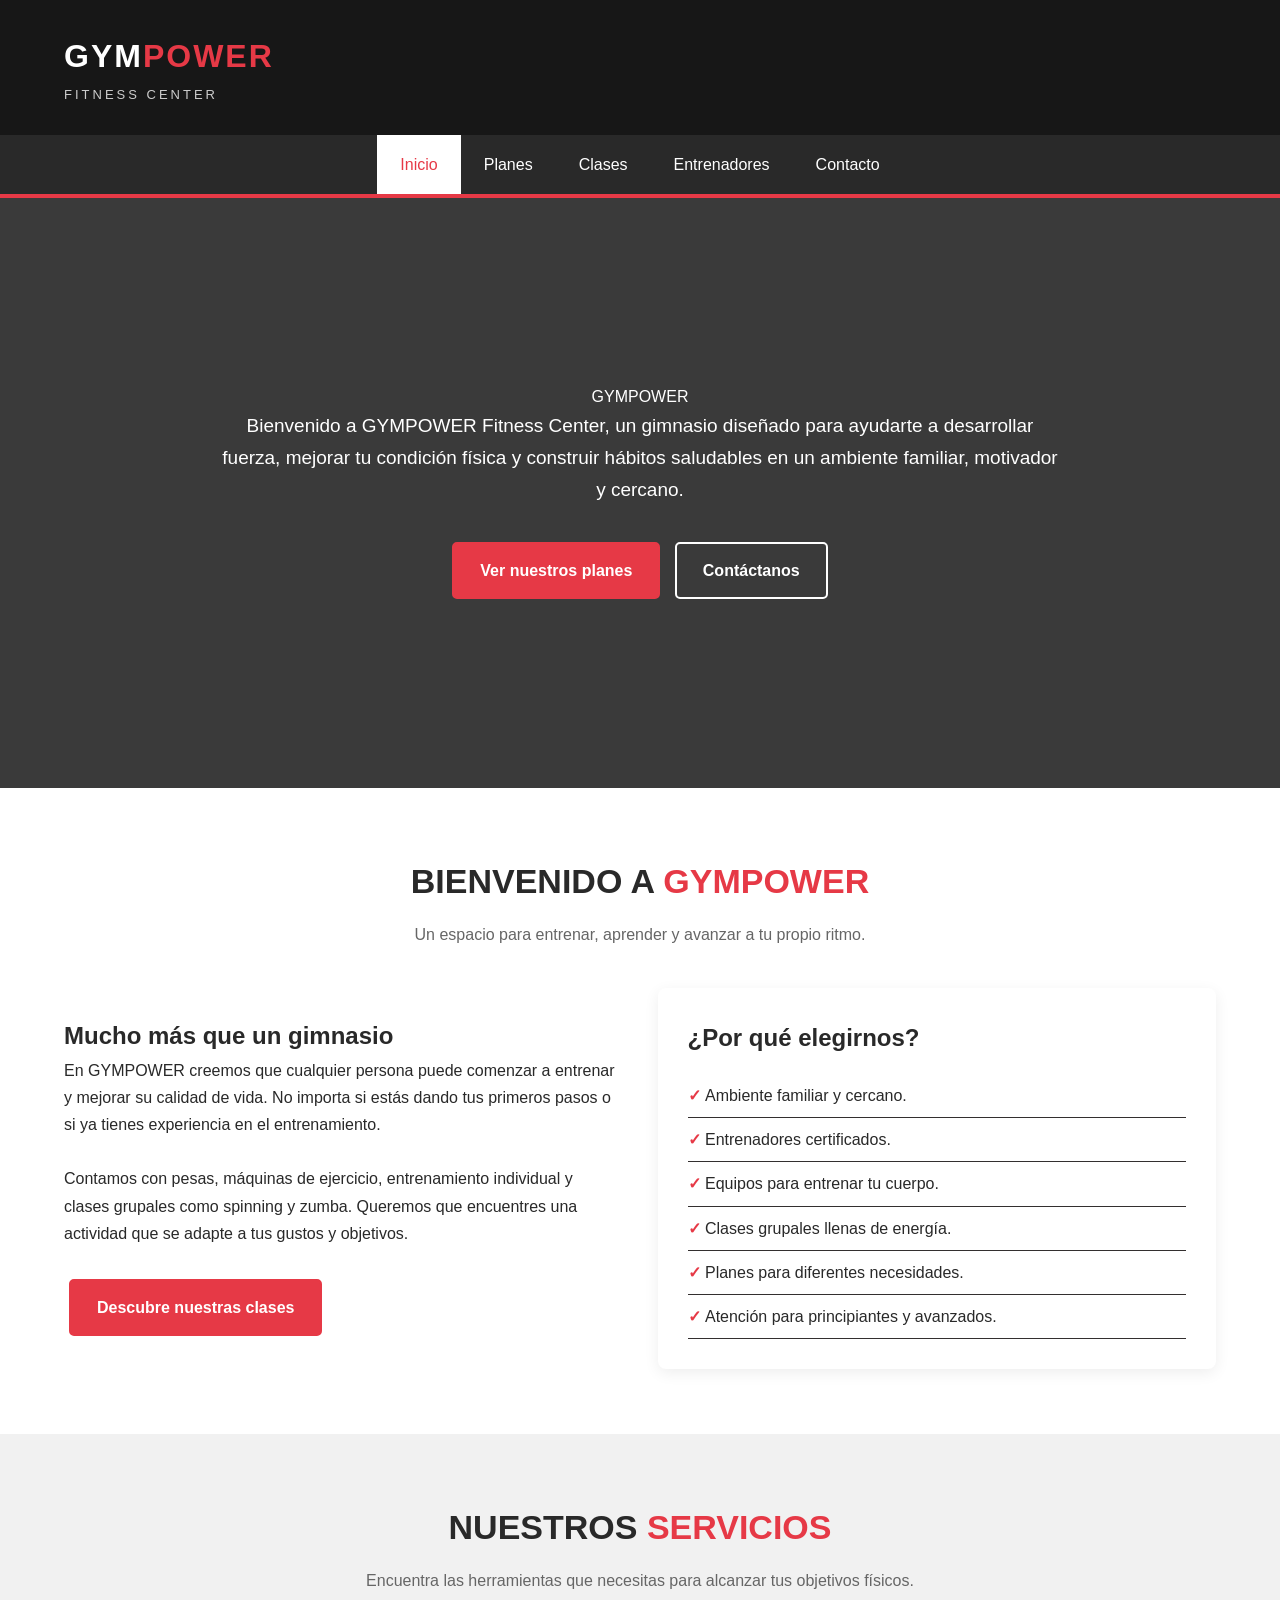
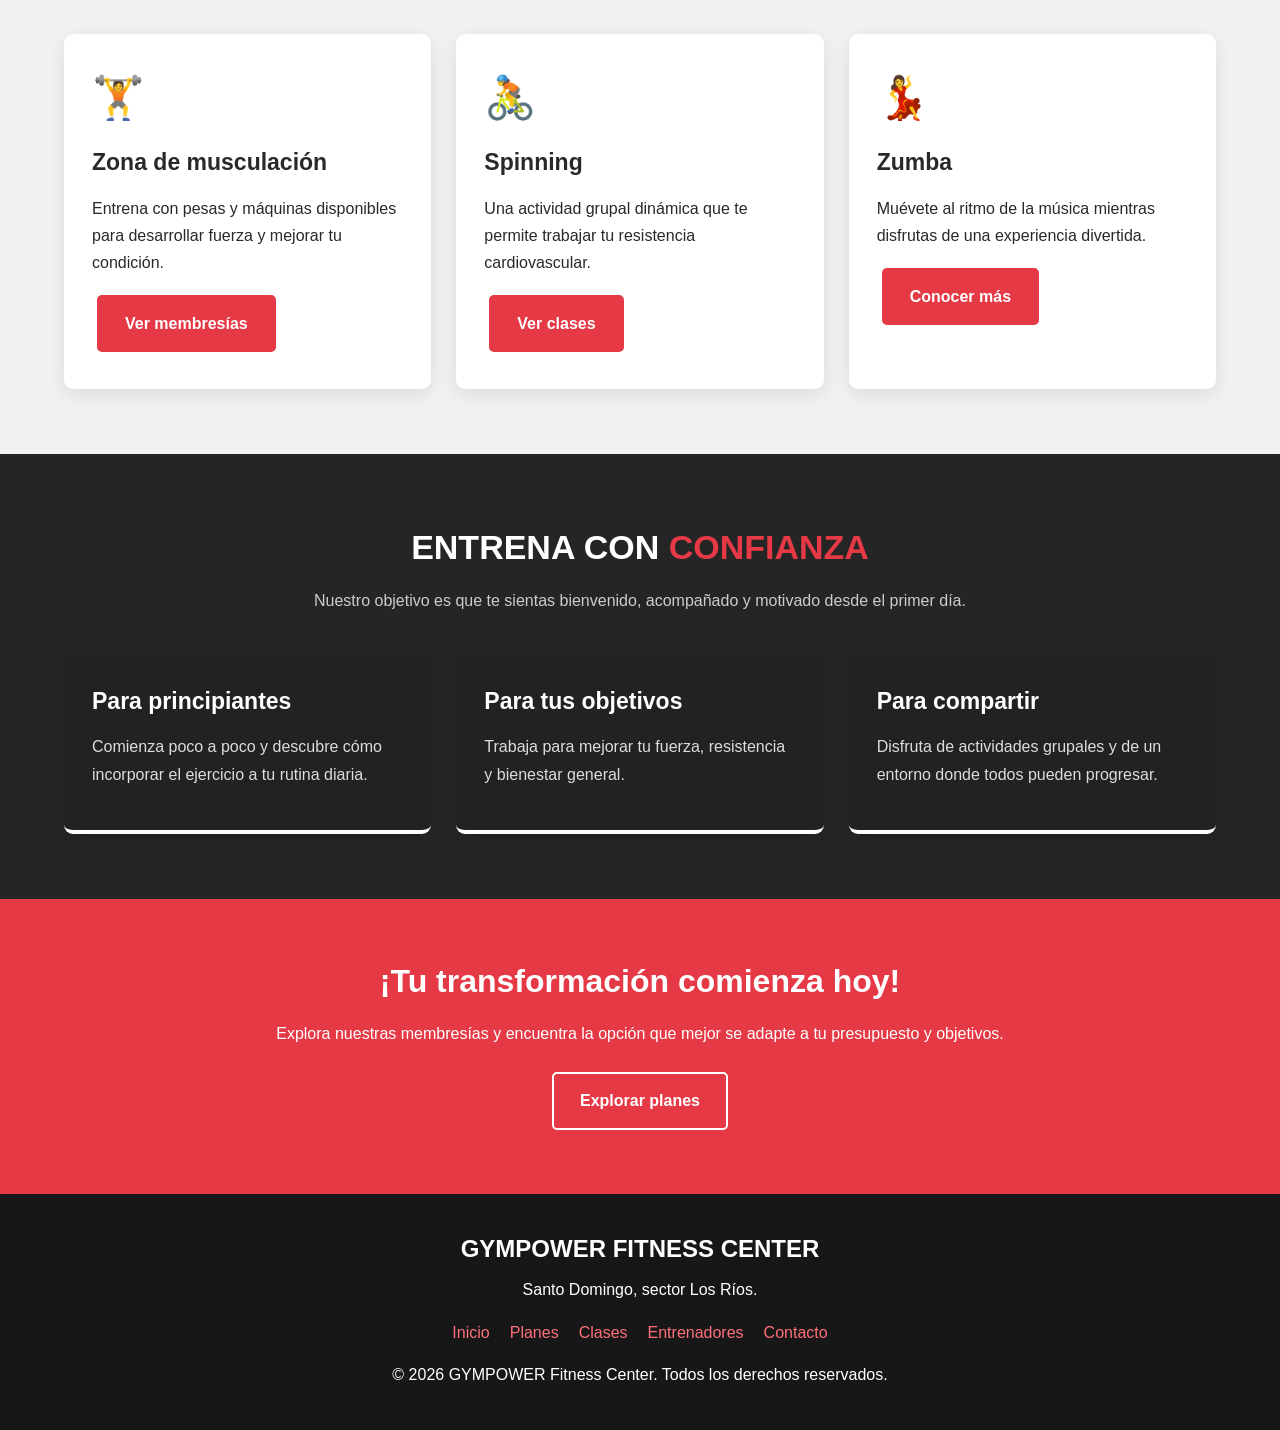
<file: mockup/index.html>
<!DOCTYPE html>
<html lang="es">
<head>
    <meta charset="UTF-8">
    <meta name="viewport" content="width=device-width, initial-scale=1.0">
    <meta name="description" content="GYMPOWER Fitness Center. Entrenamiento, clases grupales y membresías en Los Ríos, Santo Domingo.">
    <title>Inicio | GYMPOWER Fitness Center</title>
    <link rel="stylesheet" href="estilos.css">
</head>
<body>

<header class="encabezado">
    <div class="contenedor cabecera-superior">
        <div>
            <a class="logo" href="index.html">
                GYM<span>POWER</span>
            </a>
            <p class="eslogan">FITNESS CENTER</p>
        </div>
        
    </div>

    <nav class="menu">
        <ul>
            <li><a class="activo" href="index.html">Inicio</a></li>
            <li><a href="planes.html">Planes</a></li>
            <li><a href="clases.html">Clases</a></li>
            <li><a href="entrenadores.html">Entrenadores</a></li>
            <li><a href="contacto.html">Contacto</a></li>
        </ul>
    </nav>
</header>

<main>
    <section class="hero">
        <div class="hero-contenido">
            <span>GYMPOWER</span></h1>
            <p>
                Bienvenido a GYMPOWER Fitness Center, un gimnasio diseñado
                para ayudarte a desarrollar fuerza, mejorar tu condición
                física y construir hábitos saludables en un ambiente
                familiar, motivador y cercano.
            </p>
            <a class="boton" href="planes.html">Ver nuestros planes</a>
            <a class="boton boton-secundario" href="contacto.html">
                Contáctanos
            </a>
        </div>
    </section>

    <section class="seccion seccion-blanca">
        <div class="contenedor">
            <div class="titulo-seccion">
                <h2>Bienvenido a <span>GYMPOWER</span></h2>
                <p>
                    Un espacio para entrenar, aprender y avanzar
                    a tu propio ritmo.
                </p>
            </div>

            <div class="dos-columnas">
                <div>
                    <h2>Mucho más que un gimnasio</h2>
                    <p>
                        En GYMPOWER creemos que cualquier persona puede
                        comenzar a entrenar y mejorar su calidad de vida.
                        No importa si estás dando tus primeros pasos
                        o si ya tienes experiencia en el entrenamiento.
                    </p>
                    <br>
                    <p>
                        Contamos con pesas, máquinas de ejercicio,
                        entrenamiento individual y clases grupales como
                        spinning y zumba. Queremos que encuentres una
                        actividad que se adapte a tus gustos y objetivos.
                    </p>
                    <br>
                    <a class="boton" href="clases.html">
                        Descubre nuestras clases
                    </a>
                </div>

                <div class="caja-informacion">
                    <h3>¿Por qué elegirnos?</h3>
                    <ul class="lista-beneficios">
                        <li>Ambiente familiar y cercano.</li>
                        <li>Entrenadores certificados.</li>
                        <li>Equipos para entrenar tu cuerpo.</li>
                        <li>Clases grupales llenas de energía.</li>
                        <li>Planes para diferentes necesidades.</li>
                        <li>Atención para principiantes y avanzados.</li>
                    </ul>
                </div>
            </div>
        </div>
    </section>

    <section class="seccion">
        <div class="contenedor">
            <div class="titulo-seccion">
                <h2>Nuestros <span>servicios</span></h2>
                <p>
                    Encuentra las herramientas que necesitas
                    para alcanzar tus objetivos físicos.
                </p>
            </div>

            <div class="tarjetas">
                <article class="tarjeta">
                    <div class="icono">🏋️</div>
                    <h3>Zona de musculación</h3>
                    <p>
                        Entrena con pesas y máquinas disponibles
                        para desarrollar fuerza y mejorar tu condición.
                    </p>
                    <a class="boton" href="planes.html">Ver membresías</a>
                </article>

                <article class="tarjeta">
                    <div class="icono">🚴</div>
                    <h3>Spinning</h3>
                    <p>
                        Una actividad grupal dinámica que te permite
                        trabajar tu resistencia cardiovascular.
                    </p>
                    <a class="boton" href="clases.html">Ver clases</a>
                </article>

                <article class="tarjeta">
                    <div class="icono">💃</div>
                    <h3>Zumba</h3>
                    <p>
                        Muévete al ritmo de la música mientras
                        disfrutas de una experiencia divertida.
                    </p>
                    <a class="boton" href="clases.html">Conocer más</a>
                </article>
            </div>
        </div>
    </section>

    <section class="seccion seccion-oscura">
        <div class="contenedor">
            <div class="titulo-seccion">
                <h2>Entrena con <span>confianza</span></h2>
                <p>
                    Nuestro objetivo es que te sientas bienvenido,
                    acompañado y motivado desde el primer día.
                </p>
            </div>

            <div class="tarjetas">
                <article class="tarjeta tarjeta-oscura">
                    <h3>Para principiantes</h3>
                    <p>
                        Comienza poco a poco y descubre cómo incorporar
                        el ejercicio a tu rutina diaria.
                    </p>
                </article>

                <article class="tarjeta tarjeta-oscura">
                    <h3>Para tus objetivos</h3>
                    <p>
                        Trabaja para mejorar tu fuerza, resistencia
                        y bienestar general.
                    </p>
                </article>

                <article class="tarjeta tarjeta-oscura">
                    <h3>Para compartir</h3>
                    <p>
                        Disfruta de actividades grupales y de un
                        entorno donde todos pueden progresar.
                    </p>
                </article>
            </div>
        </div>
    </section>

    <section class="banner">
        <div class="contenedor">
            <h2>¡Tu transformación comienza hoy!</h2>
            <p>
                Explora nuestras membresías y encuentra la opción
                que mejor se adapte a tu presupuesto y objetivos.
            </p>
            <a class="boton boton-secundario" href="planes.html">
                Explorar planes
            </a>
        </div>
    </section>
</main>

<footer class="pie">
    <h2>GYMPOWER FITNESS CENTER</h2>
    <p>Santo Domingo, sector Los Ríos.</p>

    <div class="pie-enlaces">
        <a href="index.html">Inicio</a>
        <a href="planes.html">Planes</a>
        <a href="clases.html">Clases</a>
        <a href="entrenadores.html">Entrenadores</a>
        <a href="contacto.html">Contacto</a>
    </div>

    <p>© 2026 GYMPOWER Fitness Center. Todos los derechos reservados.</p>
</footer>

</body>
</html>
</file>
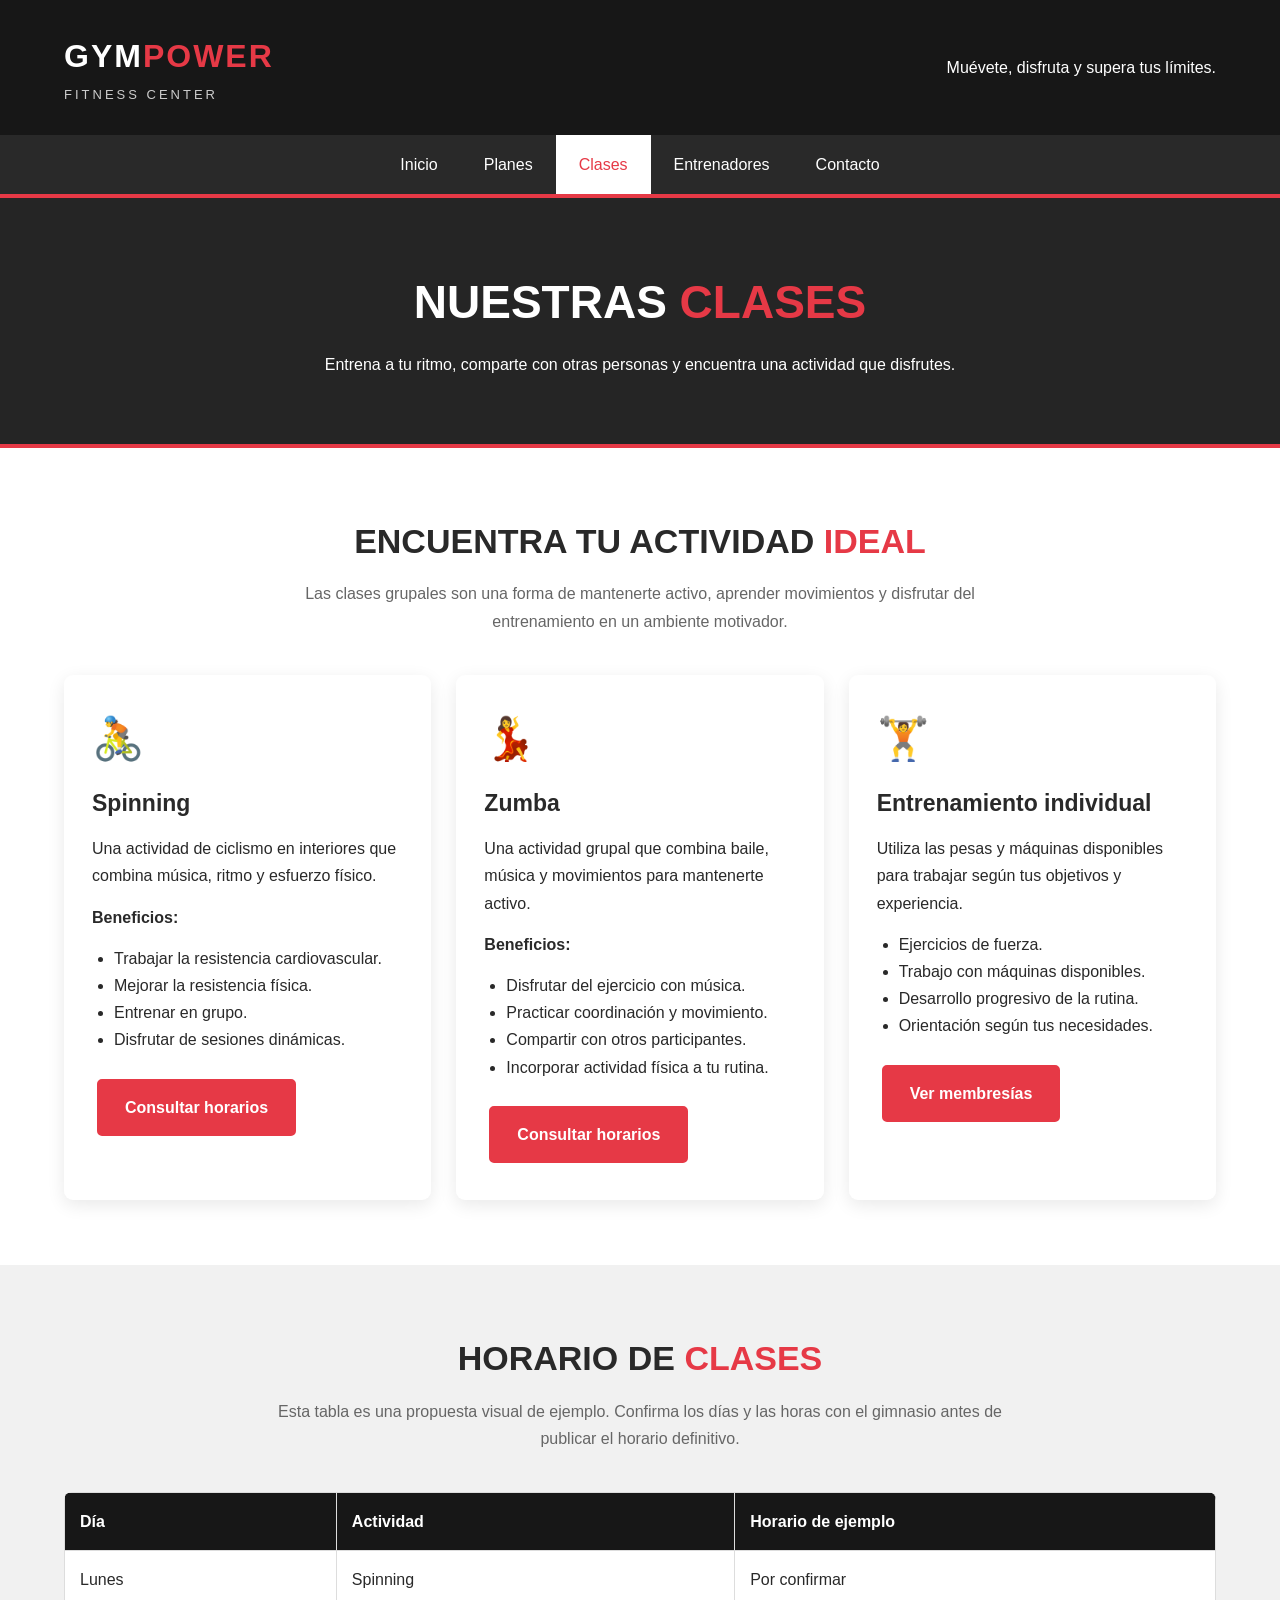
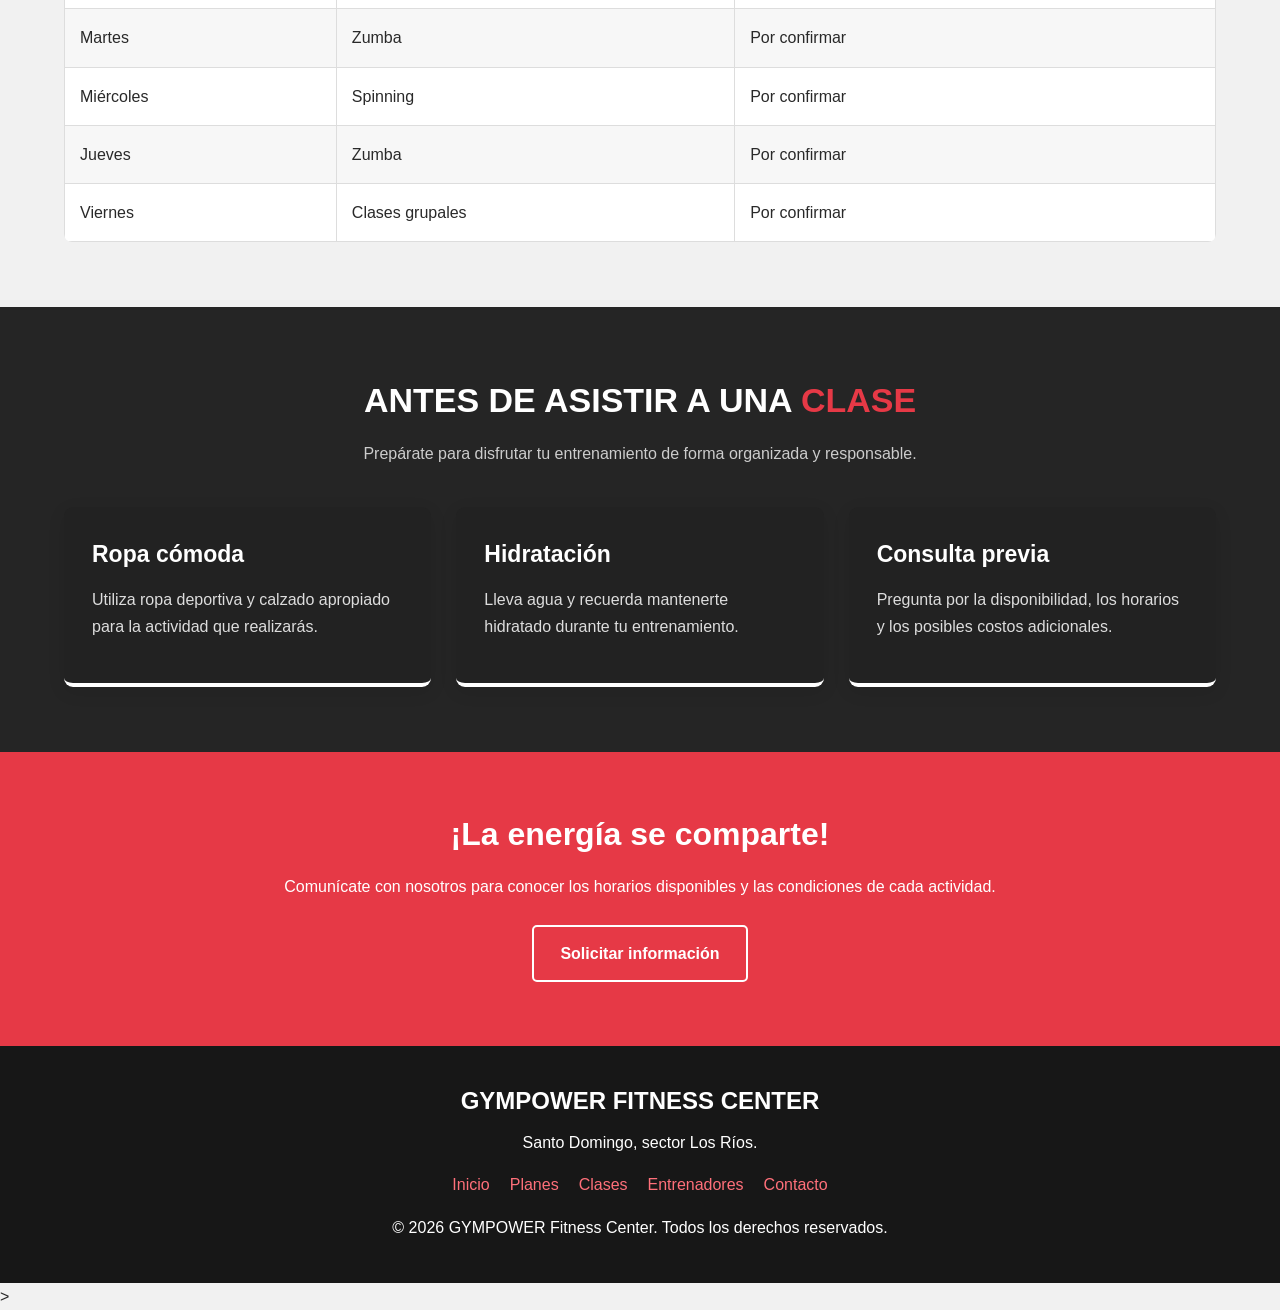
<file: mockup/clases.html>
<!DOCTYPE html>
<html lang="es">
<head>
    <meta charset="UTF-8">
    <meta name="viewport" content="width=device-width, initial-scale=1.0">
    <meta name="description" content="Descubre las clases grupales de spinning y zumba de GYMPOWER.">
    <title>Clases Grupales | GYMPOWER</title>
    <link rel="stylesheet" href="estilos.css">
</head>
<body>

<header class="encabezado">
    <div class="contenedor cabecera-superior">
        <div>
            <a class="logo" href="index.html">GYM<span>POWER</span></a>
            <p class="eslogan">FITNESS CENTER</p>
        </div>
        <p>Muévete, disfruta y supera tus límites.</p>
    </div>

    <nav class="menu">
        <ul>
            <li><a href="index.html">Inicio</a></li>
            <li><a href="planes.html">Planes</a></li>
            <li><a class="activo" href="clases.html">Clases</a></li>
            <li><a href="entrenadores.html">Entrenadores</a></li>
            <li><a href="contacto.html">Contacto</a></li>
        </ul>
    </nav>
</header>

<main>
    <section class="portada-pagina">
        <h1>NUESTRAS <span>CLASES</span></h1>
        <p>
            Entrena a tu ritmo, comparte con otras personas
            y encuentra una actividad que disfrutes.
        </p>
    </section>

    <section class="seccion seccion-blanca">
        <div class="contenedor">
            <div class="titulo-seccion">
                <h2>Encuentra tu actividad <span>ideal</span></h2>
                <p>
                    Las clases grupales son una forma de mantenerte activo,
                    aprender movimientos y disfrutar del entrenamiento
                    en un ambiente motivador.
                </p>
            </div>

            <div class="tarjetas">
                <article class="tarjeta">
                    <div class="icono">🚴</div>
                    <h3>Spinning</h3>
                    <p>
                        Una actividad de ciclismo en interiores que combina
                        música, ritmo y esfuerzo físico.
                    </p>
                    <p><strong>Beneficios:</strong></p>
                    <ul>
                        <li>Trabajar la resistencia cardiovascular.</li>
                        <li>Mejorar la resistencia física.</li>
                        <li>Entrenar en grupo.</li>
                        <li>Disfrutar de sesiones dinámicas.</li>
                    </ul>
                    <a class="boton" href="contacto.html">
                        Consultar horarios
                    </a>
                </article>

                <article class="tarjeta">
                    <div class="icono">💃</div>
                    <h3>Zumba</h3>
                    <p>
                        Una actividad grupal que combina baile,
                        música y movimientos para mantenerte activo.
                    </p>
                    <p><strong>Beneficios:</strong></p>
                    <ul>
                        <li>Disfrutar del ejercicio con música.</li>
                        <li>Practicar coordinación y movimiento.</li>
                        <li>Compartir con otros participantes.</li>
                        <li>Incorporar actividad física a tu rutina.</li>
                    </ul>
                    <a class="boton" href="contacto.html">
                        Consultar horarios
                    </a>
                </article>

                <article class="tarjeta">
                    <div class="icono">🏋️</div>
                    <h3>Entrenamiento individual</h3>
                    <p>
                        Utiliza las pesas y máquinas disponibles
                        para trabajar según tus objetivos y experiencia.
                    </p>
                    <ul>
                        <li>Ejercicios de fuerza.</li>
                        <li>Trabajo con máquinas disponibles.</li>
                        <li>Desarrollo progresivo de la rutina.</li>
                        <li>Orientación según tus necesidades.</li>
                    </ul>
                    <a class="boton" href="planes.html">
                        Ver membresías
                    </a>
                </article>
            </div>
        </div>
    </section>

    <section class="seccion">
        <div class="contenedor">
            <div class="titulo-seccion">
                <h2>Horario de <span>clases</span></h2>
                <p>
                    Esta tabla es una propuesta visual de ejemplo.
                    Confirma los días y las horas con el gimnasio antes
                    de publicar el horario definitivo.
                </p>
            </div>

            <div class="tabla-contenedor">
                <table class="tabla-horarios">
                    <thead>
                        <tr>
                            <th>Día</th>
                            <th>Actividad</th>
                            <th>Horario de ejemplo</th>
                        </tr>
                    </thead>
                    <tbody>
                        <tr>
                            <td>Lunes</td>
                            <td>Spinning</td>
                            <td>Por confirmar</td>
                        </tr>
                        <tr>
                            <td>Martes</td>
                            <td>Zumba</td>
                            <td>Por confirmar</td>
                        </tr>
                        <tr>
                            <td>Miércoles</td>
                            <td>Spinning</td>
                            <td>Por confirmar</td>
                        </tr>
                        <tr>
                            <td>Jueves</td>
                            <td>Zumba</td>
                            <td>Por confirmar</td>
                        </tr>
                        <tr>
                            <td>Viernes</td>
                            <td>Clases grupales</td>
                            <td>Por confirmar</td>
                        </tr>
                    </tbody>
                </table>
            </div>
        </div>
    </section>

    <section class="seccion seccion-oscura">
        <div class="contenedor">
            <div class="titulo-seccion">
                <h2>Antes de asistir a una <span>clase</span></h2>
                <p>
                    Prepárate para disfrutar tu entrenamiento de forma
                    organizada y responsable.
                </p>
            </div>

            <div class="tarjetas">
                <article class="tarjeta tarjeta-oscura">
                    <h3>Ropa cómoda</h3>
                    <p>
                        Utiliza ropa deportiva y calzado apropiado
                        para la actividad que realizarás.
                    </p>
                </article>

                <article class="tarjeta tarjeta-oscura">
                    <h3>Hidratación</h3>
                    <p>
                        Lleva agua y recuerda mantenerte hidratado
                        durante tu entrenamiento.
                    </p>
                </article>

                <article class="tarjeta tarjeta-oscura">
                    <h3>Consulta previa</h3>
                    <p>
                        Pregunta por la disponibilidad, los horarios
                        y los posibles costos adicionales.
                    </p>
                </article>
            </div>
        </div>
    </section>

    <section class="banner">
        <div class="contenedor">
            <h2>¡La energía se comparte!</h2>
            <p>
                Comunícate con nosotros para conocer los horarios
                disponibles y las condiciones de cada actividad.
            </p>
            <a class="boton boton-secundario" href="contacto.html">
                Solicitar información
            </a>
        </div>
    </section>
</main>

<footer class="pie">
    <h2>GYMPOWER FITNESS CENTER</h2>
    <p>Santo Domingo, sector Los Ríos.</p>
    <div class="pie-enlaces">
        <a href="index.html">Inicio</a>
        <a href="planes.html">Planes</a>
        <a href="clases.html">Clases</a>
        <a href="entrenadores.html">Entrenadores</a>
        <a href="contacto.html">Contacto</a>
    </div>
    <p>© 2026 GYMPOWER Fitness Center. Todos los derechos reservados.</p>
</footer>

</body>
</html>
>
</file>
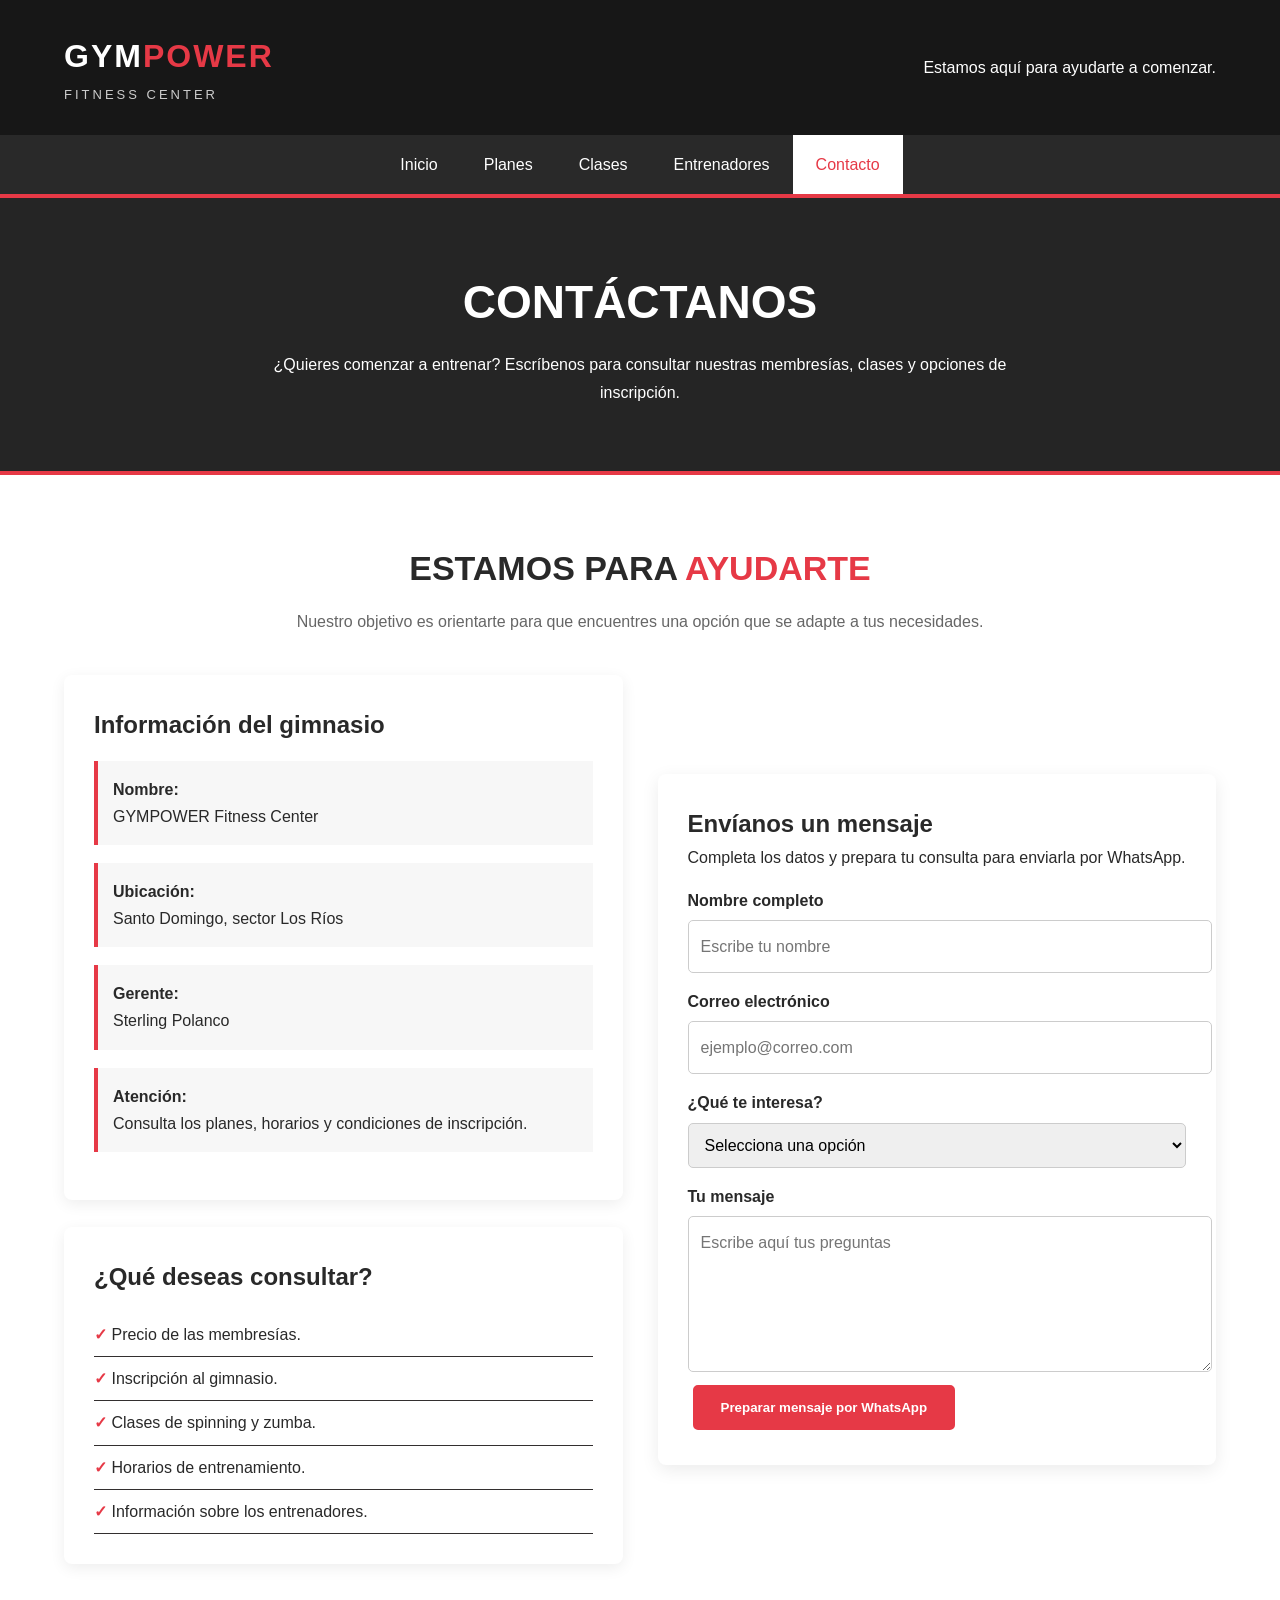
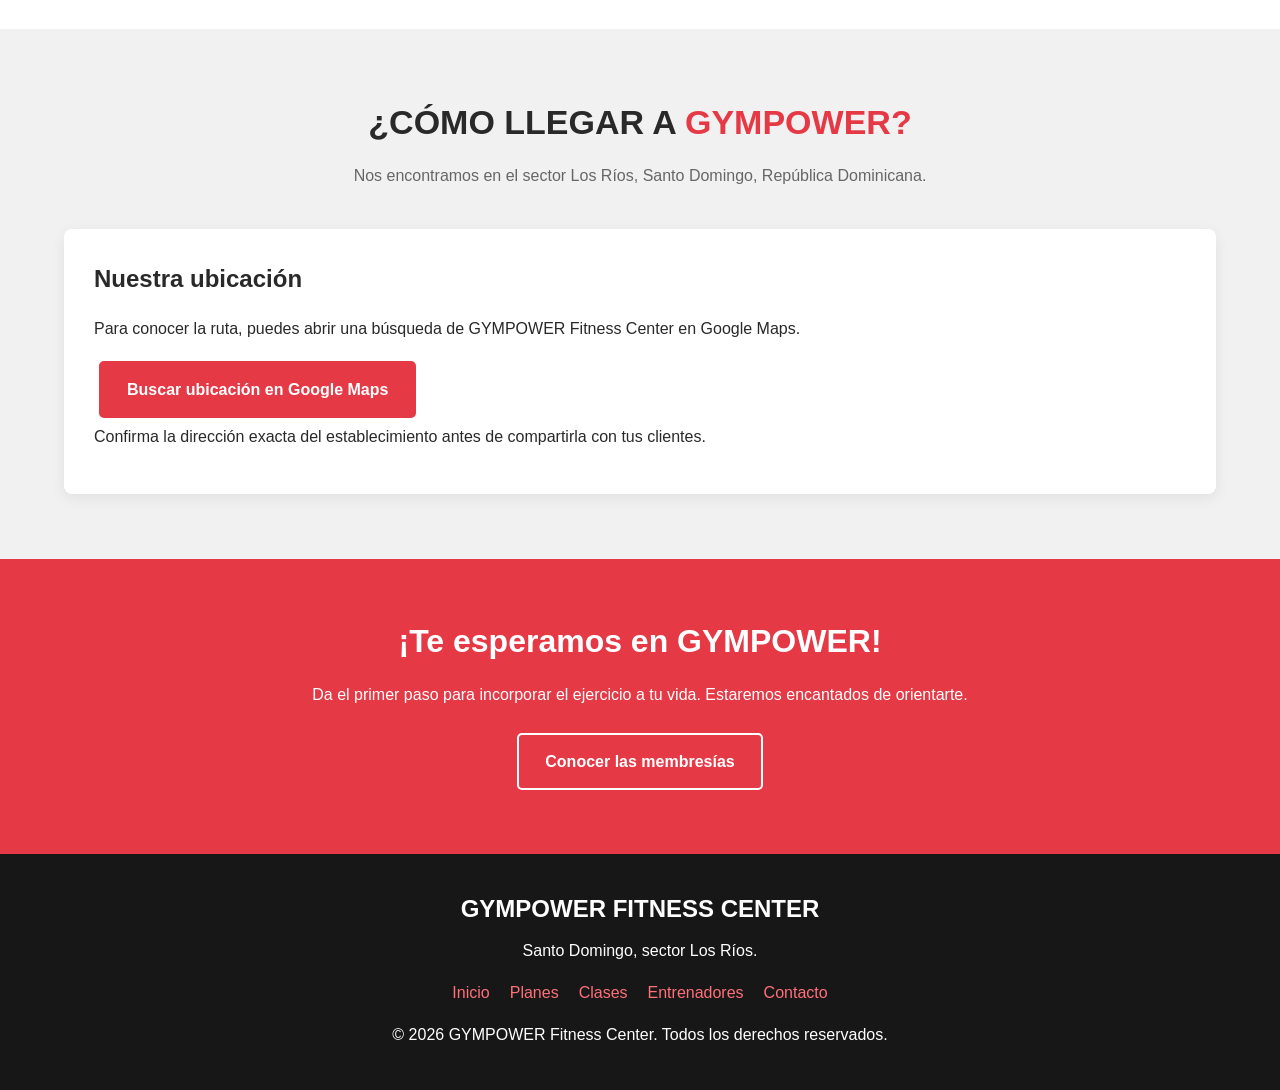
<file: mockup/contacto.html>
<!DOCTYPE html>
<html lang="es">
<head>
    <meta charset="UTF-8">
    <meta name="viewport" content="width=device-width, initial-scale=1.0">
    <meta name="description" content="Contacta a GYMPOWER Fitness Center en Los Ríos, Santo Domingo.">
    <title>Contacto | GYMPOWER</title>
    <link rel="stylesheet" href="estilos.css">
</head>
<body>

<header class="encabezado">
    <div class="contenedor cabecera-superior">
        <div>
            <a class="logo" href="index.html">GYM<span>POWER</span></a>
            <p class="eslogan">FITNESS CENTER</p>
        </div>
        <p>Estamos aquí para ayudarte a comenzar.</p>
    </div>

    <nav class="menu">
        <ul>
            <li><a href="index.html">Inicio</a></li>
            <li><a href="planes.html">Planes</a></li>
            <li><a href="clases.html">Clases</a></li>
            <li><a href="entrenadores.html">Entrenadores</a></li>
            <li><a class="activo" href="contacto.html">Contacto</a></li>
        </ul>
    </nav>
</header>

<main>
    <section class="portada-pagina">
        <h1>CONTÁCTANOS</h1>
        <p>
            ¿Quieres comenzar a entrenar? Escríbenos para consultar
            nuestras membresías, clases y opciones de inscripción.
        </p>
    </section>

    <section class="seccion seccion-blanca">
        <div class="contenedor">
            <div class="titulo-seccion">
                <h2>Estamos para <span>ayudarte</span></h2>
                <p>
                    Nuestro objetivo es orientarte para que encuentres
                    una opción que se adapte a tus necesidades.
                </p>
            </div>

            <div class="dos-columnas">
                <div>
                    <div class="caja-informacion">
                        <h3>Información del gimnasio</h3>

                        <ul class="datos-contacto">
                            <li>
                                <strong>Nombre:</strong><br>
                                GYMPOWER Fitness Center
                            </li>

                            <li>
                                <strong>Ubicación:</strong><br>
                                Santo Domingo, sector Los Ríos
                            </li>

                            <li>
                                <strong>Gerente:</strong><br>
                                Sterling Polanco
                            </li>

                            <li>
                                <strong>Atención:</strong><br>
                                Consulta los planes, horarios y
                                condiciones de inscripción.
                            </li>
                        </ul>
                    </div>

                    <br>

                    <div class="caja-informacion">
                        <h3>¿Qué deseas consultar?</h3>
                        <ul class="lista-beneficios">
                            <li>Precio de las membresías.</li>
                            <li>Inscripción al gimnasio.</li>
                            <li>Clases de spinning y zumba.</li>
                            <li>Horarios de entrenamiento.</li>
                            <li>Información sobre los entrenadores.</li>
                        </ul>
                    </div>
                </div>

                <div class="formulario">
                    <h2>Envíanos un mensaje</h2>
                    <p>
                        Completa los datos y prepara tu consulta
                        para enviarla por WhatsApp.
                    </p>

                    <form id="formularioContacto">
                        <label for="nombre">Nombre completo</label>
                        <input
                            type="text"
                            id="nombre"
                            name="nombre"
                            placeholder="Escribe tu nombre"
                            required>

                        <label for="correo">Correo electrónico</label>
                        <input
                            type="email"
                            id="correo"
                            name="correo"
                            placeholder="ejemplo@correo.com"
                            required>

                        <label for="interes">¿Qué te interesa?</label>
                        <select id="interes" name="interes" required>
                            <option value="">Selecciona una opción</option>
                            <option value="Plan básico">Plan básico</option>
                            <option value="Plan trimestral">Plan trimestral</option>
                            <option value="Plan anual">Plan anual</option>
                            <option value="Clases de spinning">Spinning</option>
                            <option value="Clases de zumba">Zumba</option>
                            <option value="Entrenamiento individual">
                                Entrenamiento individual
                            </option>
                            <option value="Información general">
                                Información general
                            </option>
                        </select>

                        <label for="mensaje">Tu mensaje</label>
                        <textarea
                            id="mensaje"
                            name="mensaje"
                            placeholder="Escribe aquí tus preguntas"
                            required></textarea>

                        <button class="boton" type="submit">
                            Preparar mensaje por WhatsApp
                        </button>
                    </form>

                    <p id="estadoFormulario" aria-live="polite"></p>
                </div>
            </div>
        </div>
    </section>

    <section class="seccion">
        <div class="contenedor">
            <div class="titulo-seccion">
                <h2>¿Cómo llegar a <span>GYMPOWER?</span></h2>
                <p>
                    Nos encontramos en el sector Los Ríos,
                    Santo Domingo, República Dominicana.
                </p>
            </div>

            <div class="caja-informacion">
                <h3>Nuestra ubicación</h3>
                <p>
                    Para conocer la ruta, puedes abrir una búsqueda
                    de GYMPOWER Fitness Center en Google Maps.
                </p>
                <a
                    class="boton"
                    href="https://www.google.com/maps/search/?api=1&query=GYMPOWER+Fitness+Center+Los+Rios+Santo+Domingo"
                    target="_blank"
                    rel="noopener noreferrer">
                    Buscar ubicación en Google Maps
                </a>
                <p>
                    Confirma la dirección exacta del establecimiento
                    antes de compartirla con tus clientes.
                </p>
            </div>
        </div>
    </section>

    <section class="banner">
        <div class="contenedor">
            <h2>¡Te esperamos en GYMPOWER!</h2>
            <p>
                Da el primer paso para incorporar el ejercicio
                a tu vida. Estaremos encantados de orientarte.
            </p>
            <a class="boton boton-secundario" href="planes.html">
                Conocer las membresías
            </a>
        </div>
    </section>
</main>

<footer class="pie">
    <h2>GYMPOWER FITNESS CENTER</h2>
    <p>Santo Domingo, sector Los Ríos.</p>
    <div class="pie-enlaces">
        <a href="index.html">Inicio</a>
        <a href="planes.html">Planes</a>
        <a href="clases.html">Clases</a>
        <a href="entrenadores.html">Entrenadores</a>
        <a href="contacto.html">Contacto</a>
    </div>
    <p>© 2026 GYMPOWER Fitness Center. Todos los derechos reservados.</p>
</footer>

<script>
    const formulario = document.getElementById("formularioContacto");

    formulario.addEventListener("submit", function(evento) {
        evento.preventDefault();

        const nombre = document.getElementById("nombre").value.trim();
        const correo = document.getElementById("correo").value.trim();
        const interes = document.getElementById("interes").value;
        const mensaje = document.getElementById("mensaje").value.trim();

        /*
          IMPORTANTE:
          Sustituye este número por el WhatsApp real del gimnasio.
          Usa el código del país y el número, sin +, espacios ni guiones.
          Ejemplo de formato dominicano: 1809XXXXXXX
        */
        const telefono = "18090000000";

        const texto =
            "Hola, GYMPOWER Fitness Center.%0A%0A" +
            "Mi nombre es: " + encodeURIComponent(nombre) + "%0A" +
            "Mi correo es: " + encodeURIComponent(correo) + "%0A" +
            "Me interesa: " + encodeURIComponent(interes) + "%0A" +
            "Mi consulta: " + encodeURIComponent(mensaje);

        const url = "https://wa.me/" + telefono + "?text=" + texto;

        window.open(url, "_blank", "noopener,noreferrer");
    });
</script>

</body>
</html>
</file>
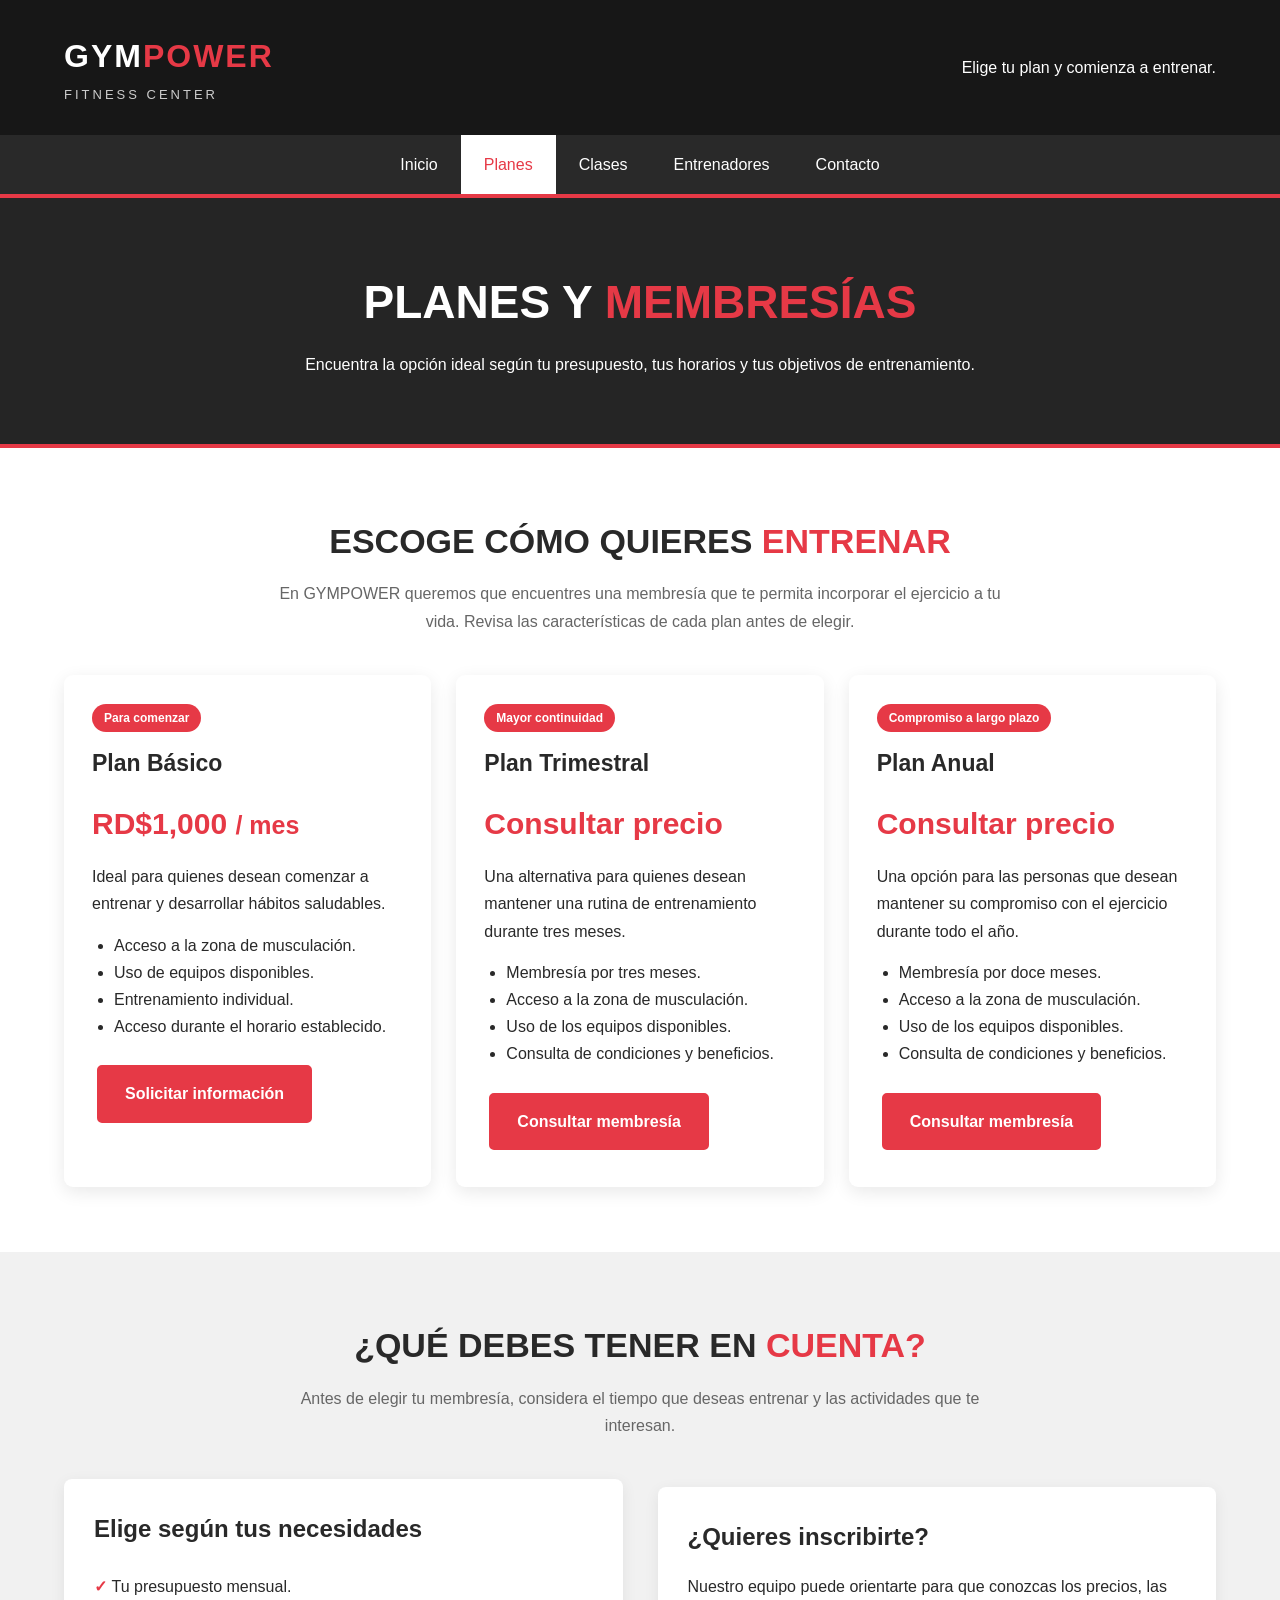
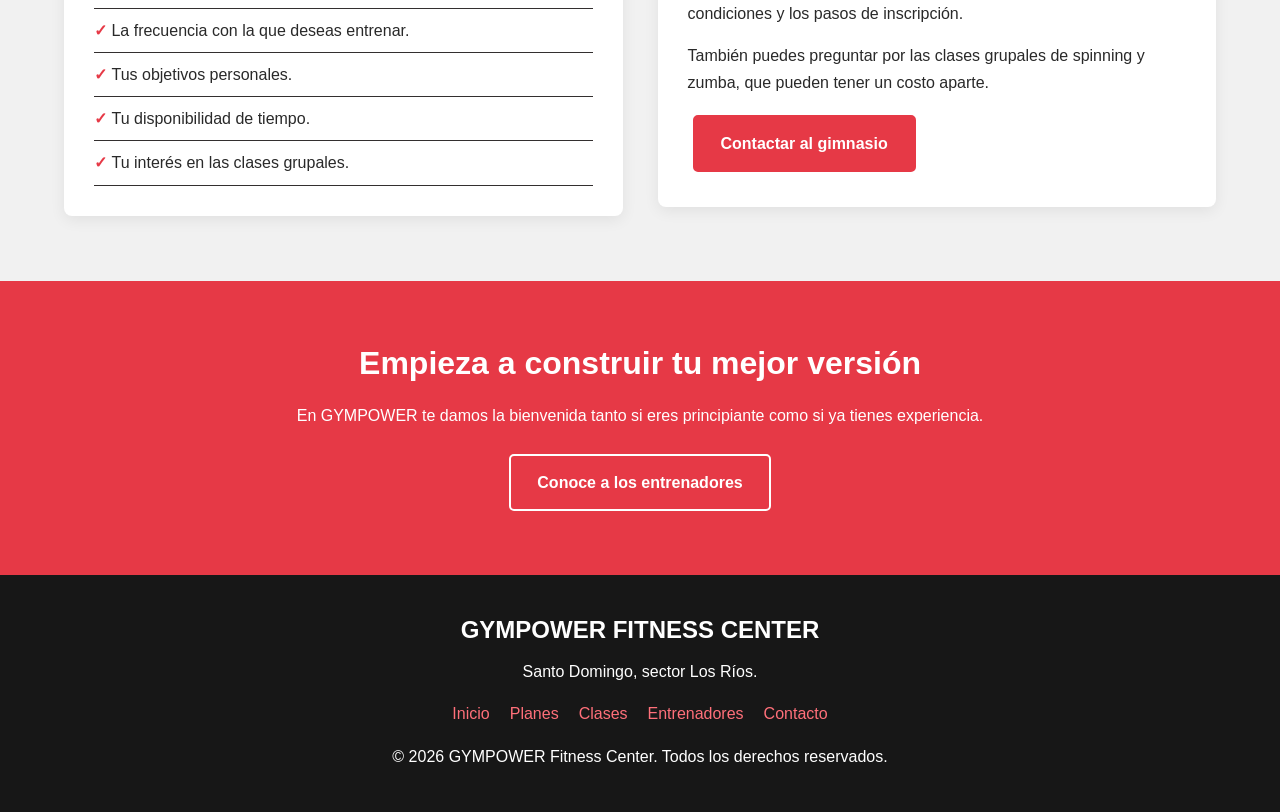
<file: mockup/planes.html>
<!DOCTYPE html>
<html lang="es">
<head>
    <meta charset="UTF-8">
    <meta name="viewport" content="width=device-width, initial-scale=1.0">
    <meta name="description" content="Conoce los planes y membresías de GYMPOWER Fitness Center.">
    <title>Planes y Membresías | GYMPOWER</title>
    <link rel="stylesheet" href="estilos.css">
</head>
<body>

<header class="encabezado">
    <div class="contenedor cabecera-superior">
        <div>
            <a class="logo" href="index.html">GYM<span>POWER</span></a>
            <p class="eslogan">FITNESS CENTER</p>
        </div>
        <p>Elige tu plan y comienza a entrenar.</p>
    </div>

    <nav class="menu">
        <ul>
            <li><a href="index.html">Inicio</a></li>
            <li><a class="activo" href="planes.html">Planes</a></li>
            <li><a href="clases.html">Clases</a></li>
            <li><a href="entrenadores.html">Entrenadores</a></li>
            <li><a href="contacto.html">Contacto</a></li>
        </ul>
    </nav>
</header>

<main>
    <section class="portada-pagina">
        <h1>PLANES Y <span>MEMBRESÍAS</span></h1>
        <p>
            Encuentra la opción ideal según tu presupuesto,
            tus horarios y tus objetivos de entrenamiento.
        </p>
    </section>

    <section class="seccion seccion-blanca">
        <div class="contenedor">
            <div class="titulo-seccion">
                <h2>Escoge cómo quieres <span>entrenar</span></h2>
                <p>
                    En GYMPOWER queremos que encuentres una membresía
                    que te permita incorporar el ejercicio a tu vida.
                    Revisa las características de cada plan antes de elegir.
                </p>
            </div>

            <div class="tarjetas">
                <article class="tarjeta">
                    <span class="etiqueta">Para comenzar</span>
                    <h3>Plan Básico</h3>
                    <p class="precio">RD$1,000 <small>/ mes</small></p>
                    <p>
                        Ideal para quienes desean comenzar a entrenar
                        y desarrollar hábitos saludables.
                    </p>
                    <ul>
                        <li>Acceso a la zona de musculación.</li>
                        <li>Uso de equipos disponibles.</li>
                        <li>Entrenamiento individual.</li>
                        <li>Acceso durante el horario establecido.</li>
                    </ul>
                    <a class="boton" href="contacto.html">
                        Solicitar información
                    </a>
                </article>

                <article class="tarjeta">
                    <span class="etiqueta">Mayor continuidad</span>
                    <h3>Plan Trimestral</h3>
                    <p class="precio">Consultar precio</p>
                    <p>
                        Una alternativa para quienes desean mantener
                        una rutina de entrenamiento durante tres meses.
                    </p>
                    <ul>
                        <li>Membresía por tres meses.</li>
                        <li>Acceso a la zona de musculación.</li>
                        <li>Uso de los equipos disponibles.</li>
                        <li>Consulta de condiciones y beneficios.</li>
                    </ul>
                    <a class="boton" href="contacto.html">
                        Consultar membresía
                    </a>
                </article>

                <article class="tarjeta">
                    <span class="etiqueta">Compromiso a largo plazo</span>
                    <h3>Plan Anual</h3>
                    <p class="precio">Consultar precio</p>
                    <p>
                        Una opción para las personas que desean
                        mantener su compromiso con el ejercicio durante
                        todo el año.
                    </p>
                    <ul>
                        <li>Membresía por doce meses.</li>
                        <li>Acceso a la zona de musculación.</li>
                        <li>Uso de los equipos disponibles.</li>
                        <li>Consulta de condiciones y beneficios.</li>
                    </ul>
                    <a class="boton" href="contacto.html">
                        Consultar membresía
                    </a>
                </article>
            </div>
        </div>
    </section>

    <section class="seccion">
        <div class="contenedor">
            <div class="titulo-seccion">
                <h2>¿Qué debes tener en <span>cuenta?</span></h2>
                <p>
                    Antes de elegir tu membresía, considera el tiempo
                    que deseas entrenar y las actividades que te interesan.
                </p>
            </div>

            <div class="dos-columnas">
                <div class="caja-informacion">
                    <h3>Elige según tus necesidades</h3>
                    <ul class="lista-beneficios">
                        <li>Tu presupuesto mensual.</li>
                        <li>La frecuencia con la que deseas entrenar.</li>
                        <li>Tus objetivos personales.</li>
                        <li>Tu disponibilidad de tiempo.</li>
                        <li>Tu interés en las clases grupales.</li>
                    </ul>
                </div>

                <div class="caja-informacion">
                    <h3>¿Quieres inscribirte?</h3>
                    <p>
                        Nuestro equipo puede orientarte para que conozcas
                        los precios, las condiciones y los pasos de inscripción.
                    </p>
                    <p>
                        También puedes preguntar por las clases grupales
                        de spinning y zumba, que pueden tener un costo aparte.
                    </p>
                    <a class="boton" href="contacto.html">
                        Contactar al gimnasio
                    </a>
                </div>
            </div>
        </div>
    </section>

    <section class="banner">
        <div class="contenedor">
            <h2>Empieza a construir tu mejor versión</h2>
            <p>
                En GYMPOWER te damos la bienvenida tanto si eres
                principiante como si ya tienes experiencia.
            </p>
            <a class="boton boton-secundario" href="entrenadores.html">
                Conoce a los entrenadores
            </a>
        </div>
    </section>
</main>

<footer class="pie">
    <h2>GYMPOWER FITNESS CENTER</h2>
    <p>Santo Domingo, sector Los Ríos.</p>
    <div class="pie-enlaces">
        <a href="index.html">Inicio</a>
        <a href="planes.html">Planes</a>
        <a href="clases.html">Clases</a>
        <a href="entrenadores.html">Entrenadores</a>
        <a href="contacto.html">Contacto</a>
    </div>
    <p>© 2026 GYMPOWER Fitness Center. Todos los derechos reservados.</p>
</footer>

</body>
</html>
</file>
<file: mockup/estilos.css>
/* 1. Estilos generales de todo el sitio */

* {
    margin: 0;
    padding: 0;
    
}

:root {
    --negro: #171717;
    --negro-claro: #252525;
    --rojo: #e63946;
    --gris: #f1f1f1;
    --gris-oscuro: #666666;
    --blanco: #ffffff;
}

html {
    scroll-behavior: smooth;
}

body {
    font-family: Arial, Helvetica, sans-serif;
    background: var(--gris);
    color: #292929;
    line-height: 1.7;
}

a {
    text-decoration: none;
}

img {
    max-width: 100%;
}

.contenedor {
    width: 90%;
    max-width: 1200px;
    margin: auto;
}

/* ENCABEZADO */

.encabezado {
    background: var(--negro);
    color: var(--blanco);
    border-bottom: 4px solid var(--rojo);
}

.cabecera-superior {
    min-height: 105px;
    display: flex;
    justify-content: space-between;
    align-items: center;
    gap: 20px;
    flex-wrap: wrap;
    padding-top: 15px;
    padding-bottom: 15px;
}

.logo {
    color: var(--blanco);
    font-size: 32px;
    font-weight: 900;
    letter-spacing: 2px;
}

.logo span {
    color: var(--rojo);
}

.eslogan {
    color: #cccccc;
    font-size: 13px;
    letter-spacing: 3px;
}

/* MENÚ DE NAVEGACIÓN */

.menu {
    background: #292929;
}

.menu ul {
    list-style: none;
    display: flex;
    justify-content: center;
    align-items: center;
    flex-wrap: wrap;
}

.menu a {
    color: var(--blanco);
    display: block;
    padding: 16px 23px;
    font-size: 16px;
    transition: 0.3s;
}

.menu a:hover,
.menu a.activo {
    background: var(--blanco);
    color: var(--rojo);
}

/* PORTADA PRINCIPAL */

.hero {
    min-height: 450px;
    background:
        linear-gradient(
            rgba(0, 0, 0, 0.76),
            rgba(0, 0, 0, 0.76)
        ),
        url("https://www.georgetownfitness.com/_next/image?url=%2Fimages%2Fprototype%2Fhome-hero-20260430.png&w=3840&q=75&dpl=dpl_DajDSKHDzhE1v5ADBZn4Bo2FEQfT")
        center/cover no-repeat;
    color: var(--blanco);
    display: flex;
    align-items: center;
    text-align: center;
    padding: 70px 20px;
}

.hero-contenido {
    max-width: 850px;
    margin: auto;
}

.hero h1 {
    font-size: clamp(35px, 6vw, 62px);
    line-height: 1.2;
    margin-bottom: 20px;
}

.hero h1 span {
    color: var(--rojo);
}

.hero p {
    font-size: 19px;
    margin-bottom: 30px;
}

/* BOTONES */

.boton {
    display: inline-block;
    background: var(--rojo);
    color: var(--blanco);
    padding: 13px 26px;
    margin: 5px;
    border: 2px solid var(--rojo);
    border-radius: 5px;
    font-weight: bold;
    transition: 0.3s;
    cursor: pointer;
}

.boton:hover {
    background: transparent;
    color: var(--rojo);
}

.boton-secundario {
    background: transparent;
    border-color: var(--blanco);
    color: var(--blanco);
}

.boton-secundario:hover {
    background: var(--blanco);
    color: var(--negro);
}

/* TÍTULOS Y SECCIONES */

.seccion {
    padding: 65px 0;
}

.seccion-blanca {
    background: var(--blanco);
}

.seccion-oscura {
    background: var(--negro-claro);
    color: var(--blanco);
}

.titulo-seccion {
    text-align: center;
    margin-bottom: 40px;
}

.titulo-seccion h2 {
    font-size: 34px;
    margin-bottom: 10px;
    text-transform:uppercase;
}

.titulo-seccion h2 span {
    color: var(--rojo);
}

.titulo-seccion p {
    color: var(--gris-oscuro);
    max-width: 750px;
    margin: auto;
}

.seccion-oscura .titulo-seccion p {
    color: #cccccc;
}

/* TARJETAS */

.tarjetas {
    display: grid;
    grid-template-columns: repeat(3, minmax(0, 1fr));
    gap: 25px;
}

.tarjeta {
    background: var(--blanco);
    padding: 28px;
    border-radius: 9px;
    box-shadow: 0 5px 18px rgba(0, 0, 0, 0.09);
    border-bottom: 4px solid var(--blanco);
    transition: transform 0.3s;
}

.tarjeta:hover {
    transform: none;
}

.tarjeta h3 {
    font-size: 23px;
    margin-bottom: 12px;
}

.tarjeta p {
    margin-bottom: 14px;
}

.tarjeta ul {
    padding-left: 22px;
    margin-bottom: 20px;
}

.icono {
    font-size: 42px;
    margin-bottom: 10px;
}

.precio {
    color: var(--rojo);
    font-size: 30px;
    font-weight: bold;
    margin: 15px 0;
}

.etiqueta {
    display: inline-block;
    background: var(--rojo);
    color: var(--blanco);
    padding: 4px 12px;
    border-radius: 20px;
    font-size: 12px;
    font-weight: bold;
    margin-bottom: 12px;
}

/* TARJETAS OSCURAS */

.tarjetas .tarjeta-oscura {
    background: #222222;
    color: var(--blanco);
}

.tarjetas .tarjeta-oscura p {
    color: #dddddd;
}

/* BANNER INTERMEDIO */

.banner {
    background: var(--rojo);
    color: var(--blanco);
    text-align: center;
    padding: 55px 20px;
}

.banner h2 {
    font-size: 32px;
    margin-bottom: 12px;
}

.banner p {
    max-width: 750px;
    margin: 0 auto 20px;
}

/* PÁGINAS INTERNAS */

.portada-pagina {
    background: var(--negro-claro);
    color: var(--blanco);
    text-align: center;
    padding: 65px 20px;
    border-bottom: 4px solid var(--rojo);
}

.portada-pagina h1 {
    font-size: clamp(32px, 5vw, 46px);
    margin-bottom: 10px;
}

.portada-pagina h1 span {
    color: var(--rojo);
}

.portada-pagina p {
    max-width: 800px;
    margin: auto;
}

/* INFORMACIÓN EN DOS COLUMNAS */

.dos-columnas {
    display: grid;
    grid-template-columns: repeat(2, minmax(0, 1fr));
    gap: 35px;
    align-items: center;
}

.caja-informacion {
    background: var(--blanco);
    padding: 30px;
    border-radius: 8px;
    box-shadow: 0 4px 15px rgba(0, 0, 0, 0.07);
}

.caja-informacion h3 {
    margin-bottom: 15px;
    font-size: 24px;
}

.caja-informacion p {
    margin-bottom: 14px;
}

.lista-beneficios {
    list-style: none;
}

.lista-beneficios li {
    padding: 8px 0;
    border-bottom: 1px solid #332f2f;
}

.lista-beneficios li::before {
    content: "✓ ";
    color: var(--rojo);
    font-weight: bold;
}

/* ENTRENADORES */

.foto-entrenador {
    width: 100%;
    height: 230px;
    object-fit: cover;
    border-radius: 6px;
    margin-bottom: 15px;
}

.especialidad {
    color: var(--rojo);
    font-weight: bold;
    margin-bottom: 10px;
}

/* HORARIOS */

.tabla-contenedor {
    overflow-x: auto;
    background: var(--blanco);
    border-radius: 8px;
}

.tabla-horarios {
    width: 100%;
    border-collapse: collapse;
    min-width: 550px;
}

.tabla-horarios th {
    background: var(--negro);
    color: var(--blanco);
}

.tabla-horarios th,
.tabla-horarios td {
    padding: 15px;
    text-align: left;
    border: 1px solid #dddddd;
}

.tabla-horarios tr:nth-child(even) {
    background: #f7f7f7;
}

/* CONTACTO Y FORMULARIO */

.formulario {
    background: var(--blanco);
    padding: 30px;
    border-radius: 8px;
    box-shadow: 0 5px 18px rgba(0, 0, 0, 0.08);
}

.formulario label {
    display: block;
    font-weight: bold;
    margin: 15px 0 6px;
}

.formulario input,
.formulario select,
.formulario textarea {
    width: 100%;
    padding: 12px;
    border: 1px solid #cccccc;
    border-radius: 5px;
    font: inherit;
}

.formulario textarea {
    resize: vertical;
    min-height: 130px;
}

.datos-contacto {
    list-style: none;
}

.datos-contacto li {
    margin-bottom: 18px;
    padding: 15px;
    background: #f7f7f7;
    border-left: 4px solid var(--rojo);
}

/* PIE DE PÁGINA */

.pie {
    background: var(--negro);
    color: var(--blanco);
    text-align: center;
    padding: 35px 20px;
    border-top: 4px solid var(--rojo);
}

.pie p {
    margin: 7px 0;
}

.pie a {
    color: #ff707a;
}

.pie-enlaces {
    display: flex;
    justify-content: center;
    gap: 20px;
    flex-wrap: wrap;
    margin: 15px 0;
}

/* DISEÑO PARA CELULARES Y TABLETAS */

@media (max-width: 850px) {
    .tarjetas {
        grid-template-columns: repeat(2, minmax(0, 1fr));
    }

    .dos-columnas {
        grid-template-columns: 1fr;
    }

    .cabecera-superior {
        justify-content: center;
        text-align: center;
    }
}

@media (max-width: 600px) {
    .tarjetas {
        grid-template-columns: 1fr;
    }

    .menu ul {
        flex-direction: column;
    }

    .menu li {
        width: 100%;
        text-align: center;
    }

    .menu a {
        padding: 12px;
    }

    .logo {
        font-size: 27px;
    }

    .hero {
        min-height: 400px;
    }

    .hero p {
        font-size: 16px;
    }

    .titulo-seccion h2 {
        font-size: 27px;
    }

    .seccion {
        padding: 45px 0;
    }
 
}

/* Quitar el cambio de color al pasar el cursor */
button:hover,
a:hover,
.btn:hover {
    background-color: inherit !important;
    color: inherit !important;
    border-color: inherit !important;
    box-shadow: none !important;
    filter: none !important;
}

/* Quitar el efecto hover de todos los botones */
button:hover,
button:focus,
button:active,
a:hover,
a:focus,
a:active,
.btn:hover,
.btn:focus,
.btn:active,
input[type="button"]:hover,
input[type="submit"]:hover {
    background-color: inherit !important;
    color: inherit !important;
    border-color: inherit !important;
    box-shadow: none !important;
    filter: none !important;
    transform: none !important;
    opacity: 1 !important;
}


/* Quitar los efectos al pasar el cursor en toda la página */
a:hover,
a:focus,
a:active,
button:hover,
button:focus,
button:active,
input[type="button"]:hover,
input[type="submit"]:hover,
.btn:hover,
.nav-link:hover,
.navbar a:hover {
    background-color: inherit !important;
    color: inherit !important;
    border-color: inherit !important;
    box-shadow: none !important;
    filter: none !important;
    transform: none !important;
    opacity: 1 !important;
    text-decoration: none !important;
}

/* Evitar transiciones de color */
a,
button,
.btn,
.nav-link,
.navbar a {
    transition: none !important;
}
</file>
